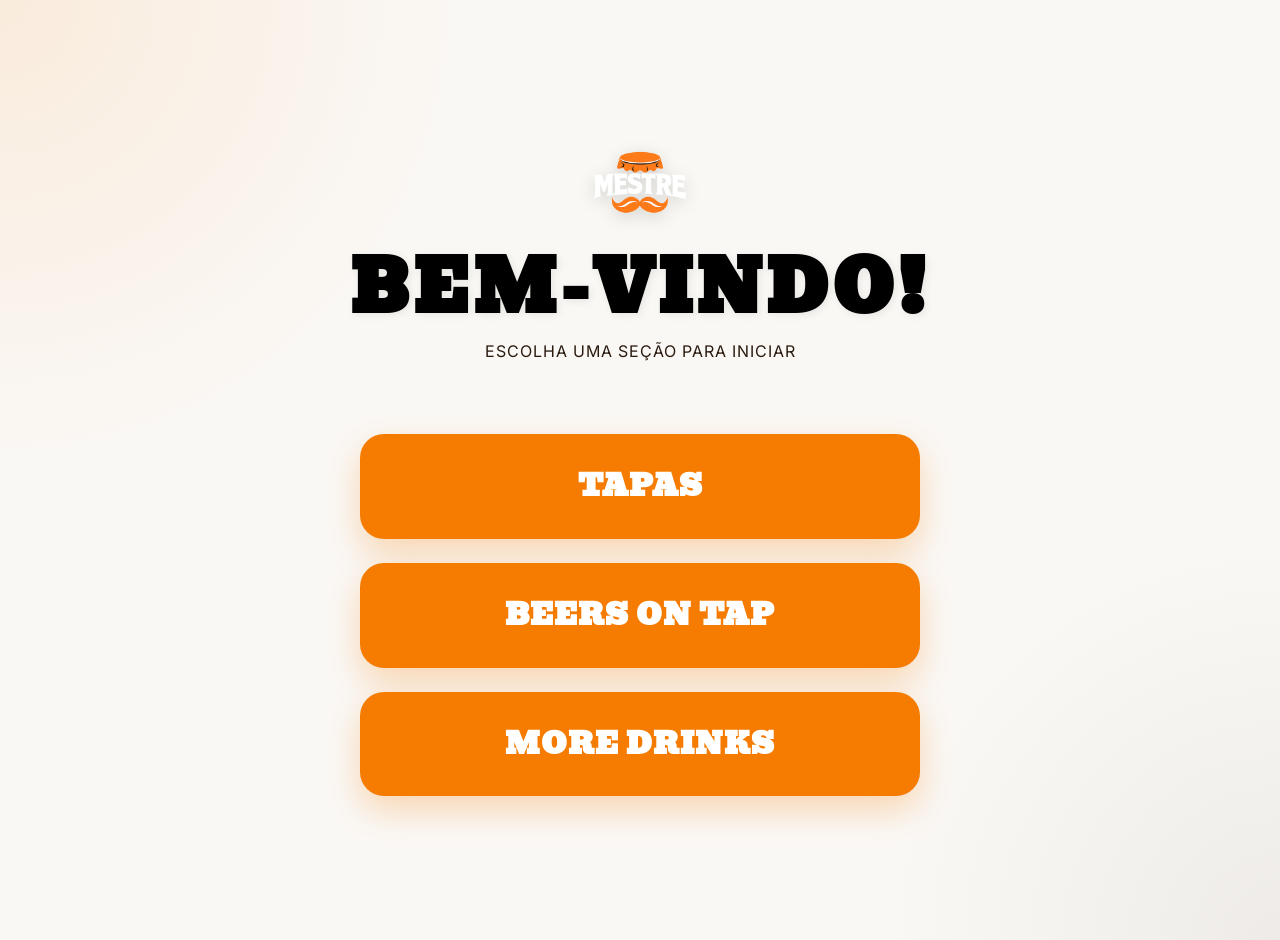
<file: index.html>
<!DOCTYPE html>
<html lang="en">
<head>
    <meta charset="UTF-8">
    <meta name="viewport" content="width=device-width, initial-scale=1.0">
    <title>MESTRE - Craft Beer Bar Menu</title>
    <link rel="icon" type="image/png" href="mestre-logo.png">
    <link rel="stylesheet" href="styles.css">
    <link href="https://fonts.googleapis.com/css2?family=Bevan&family=Inter:wght@300;400;500;600;700&display=swap" rel="stylesheet">
</head>
<body>
    <div class="container">
        <!-- Landing Page -->
        <div id="landing-page" class="landing-page">
            <header class="landing-header">
                <img src="mestre-logo.png" alt="MESTRE Logo" class="logo landing-logo">
                <h1 class="landing-title">BEM-VINDO!</h1>
                <p class="landing-subtitle">Escolha uma seção para iniciar</p>
            </header>

            <!-- Selection Boxes -->
            <div class="selection-container">
                <div class="selection-box" data-section="tapas">
                    <h2 class="selection-title">TAPAS</h2>
                </div>
                <div class="selection-box" data-section="beers">
                    <h2 class="selection-title">BEERS ON TAP</h2>
                </div>
                <div class="selection-box" data-section="drinks">
                    <h2 class="selection-title">MORE DRINKS</h2>
                </div>
            </div>
        </div>

        <!-- Menu Content (Hidden initially) -->
        <div id="menu-content" class="menu-content hidden">
            <!-- Header with Logo -->
            <header class="header">
                <div class="logo-section">
                    <img src="mestre-logo.png" alt="MESTRE Logo" class="logo">
                </div>
                <h1 class="main-title small">MENU</h1>
                <button class="back-button" id="back-button">← Back</button>
            </header>

            <!-- Menu Sections -->
            <main class="menu-content">
                <!-- Tapas Section -->
                <section class="menu-section" id="tapas-section">
                    <div class="section-header">
                        <h2 class="section-title">Tapas</h2>
                        <div class="section-divider"></div>
                    </div>
                    <div class="items-grid">
                        <div class="menu-item">
                            <h3 class="item-name">Olives</h3>
                            <p class="item-description">Marinated olives, perfect for sharing with a cold beer.</p>
                            <div class="item-price">€3</div>
                        </div>
                        <div class="menu-item">
                            <h3 class="item-name">Empanadas</h3>
                            <p class="item-description">Crispy pastry pockets filled with your choice of chicken, pork, or cheese, served with Mestre Sauce.</p>
                            <div class="item-price">1 un · €2.50 &nbsp;|&nbsp; 3 un · €6 &nbsp;|&nbsp; 5 un · €10</div>
                        </div>
                        <div class="menu-item">
                            <h3 class="item-name">Patacones</h3>
                            <p class="item-description">Golden crispy green plantain bites topped with cheese and served with Mestre Sauce.</p>
                            <div class="item-price">€6.00</div>
                        </div>
                        <div class="menu-item">
                            <h3 class="item-name">Crinkle Fries</h3>
                            <p class="item-description">Crispy crinkle-cut fries, perfectly seasoned and served with Mestre Sauce.</p>
                            <div class="item-price">€4</div>
                        </div>
                        <div class="menu-item">
                            <h3 class="item-name">Yucas Fritas</h3>
                            <p class="item-description">Golden fried cassava sticks, crispy on the outside and soft inside, served with Mestre Sauce.</p>
                            <div class="item-price">€5</div>
                        </div>
                    </div>
                </section>

                <!-- Beers on Tap Section -->
                <section class="menu-section" id="beers-section">
                    <div class="section-header">
                        <h2 class="section-title">Beers on Tap</h2>
                        <div class="section-divider"></div>
                    </div>
                    <div id="beers-container" class="items-grid">
                        <div class="loading-placeholder">Loading beers...</div>
                    </div>
                </section>

                <!-- More Drinks Section -->
                <section class="menu-section" id="drinks-section">
                    <div class="section-header">
                        <h2 class="section-title">More Drinks</h2>
                        <div class="section-divider"></div>
                    </div>
                    <div class="items-grid">
                        <div class="menu-item">
                            <h3 class="item-name">White Wine</h3>
                            <p class="item-description">Glass of house white wine</p>
                            <div class="item-price">€3.50</div>
                        </div>
                        <div class="menu-item">
                            <h3 class="item-name">Red Wine</h3>
                            <p class="item-description">Glass of house red wine</p>
                            <div class="item-price">€3.50</div>
                        </div>
                        <div class="menu-item">
                            <h3 class="item-name">Moscow Mule</h3>
                            <p class="item-description">Vodka, Ginger Beer &amp; Angostura bitters</p>
                            <div class="item-price">€8</div>
                        </div>
                        <div class="menu-item">
                            <h3 class="item-name">Gin &amp; Tonic</h3>
                            <p class="item-description">Gin &amp; Mediterranean Tonic</p>
                            <div class="item-price">€8</div>
                        </div>
                        <div class="menu-item">
                            <h3 class="item-name">Whisky Ginger</h3>
                            <p class="item-description">Whisky &amp; Ginger Beer</p>
                            <div class="item-price">€8</div>
                        </div>
                        <div class="menu-item">
                            <h3 class="item-name">Whisky Cola</h3>
                            <p class="item-description">Whisky &amp; Cola</p>
                            <div class="item-price">€8</div>
                        </div>
                        <div class="menu-item">
                            <h3 class="item-name">Paloma</h3>
                            <p class="item-description">Tequila &amp; Grapefruit Soda</p>
                            <div class="item-price">€9</div>
                        </div>
                        <div class="menu-item">
                            <h3 class="item-name">Dark N Stormy</h3>
                            <p class="item-description">Dark Rum, Ginger Beer &amp; Angostura bitters</p>
                            <div class="item-price">€10</div>
                        </div>
                        <div class="menu-item">
                            <h3 class="item-name">Pineapple Express</h3>
                            <p class="item-description">Rum &amp; Pineapple Soda</p>
                            <div class="item-price">€10</div>
                        </div>
                    </div>
                </section>

            </main>

            <!-- Footer -->
            <footer class="footer">
                <p>&copy; 2026 MESTRE Craft Beer Bar. All rights reserved.</p>
            </footer>
        </div>
    </div>

    <script src="script.js"></script>
</body>
</html>
</file>
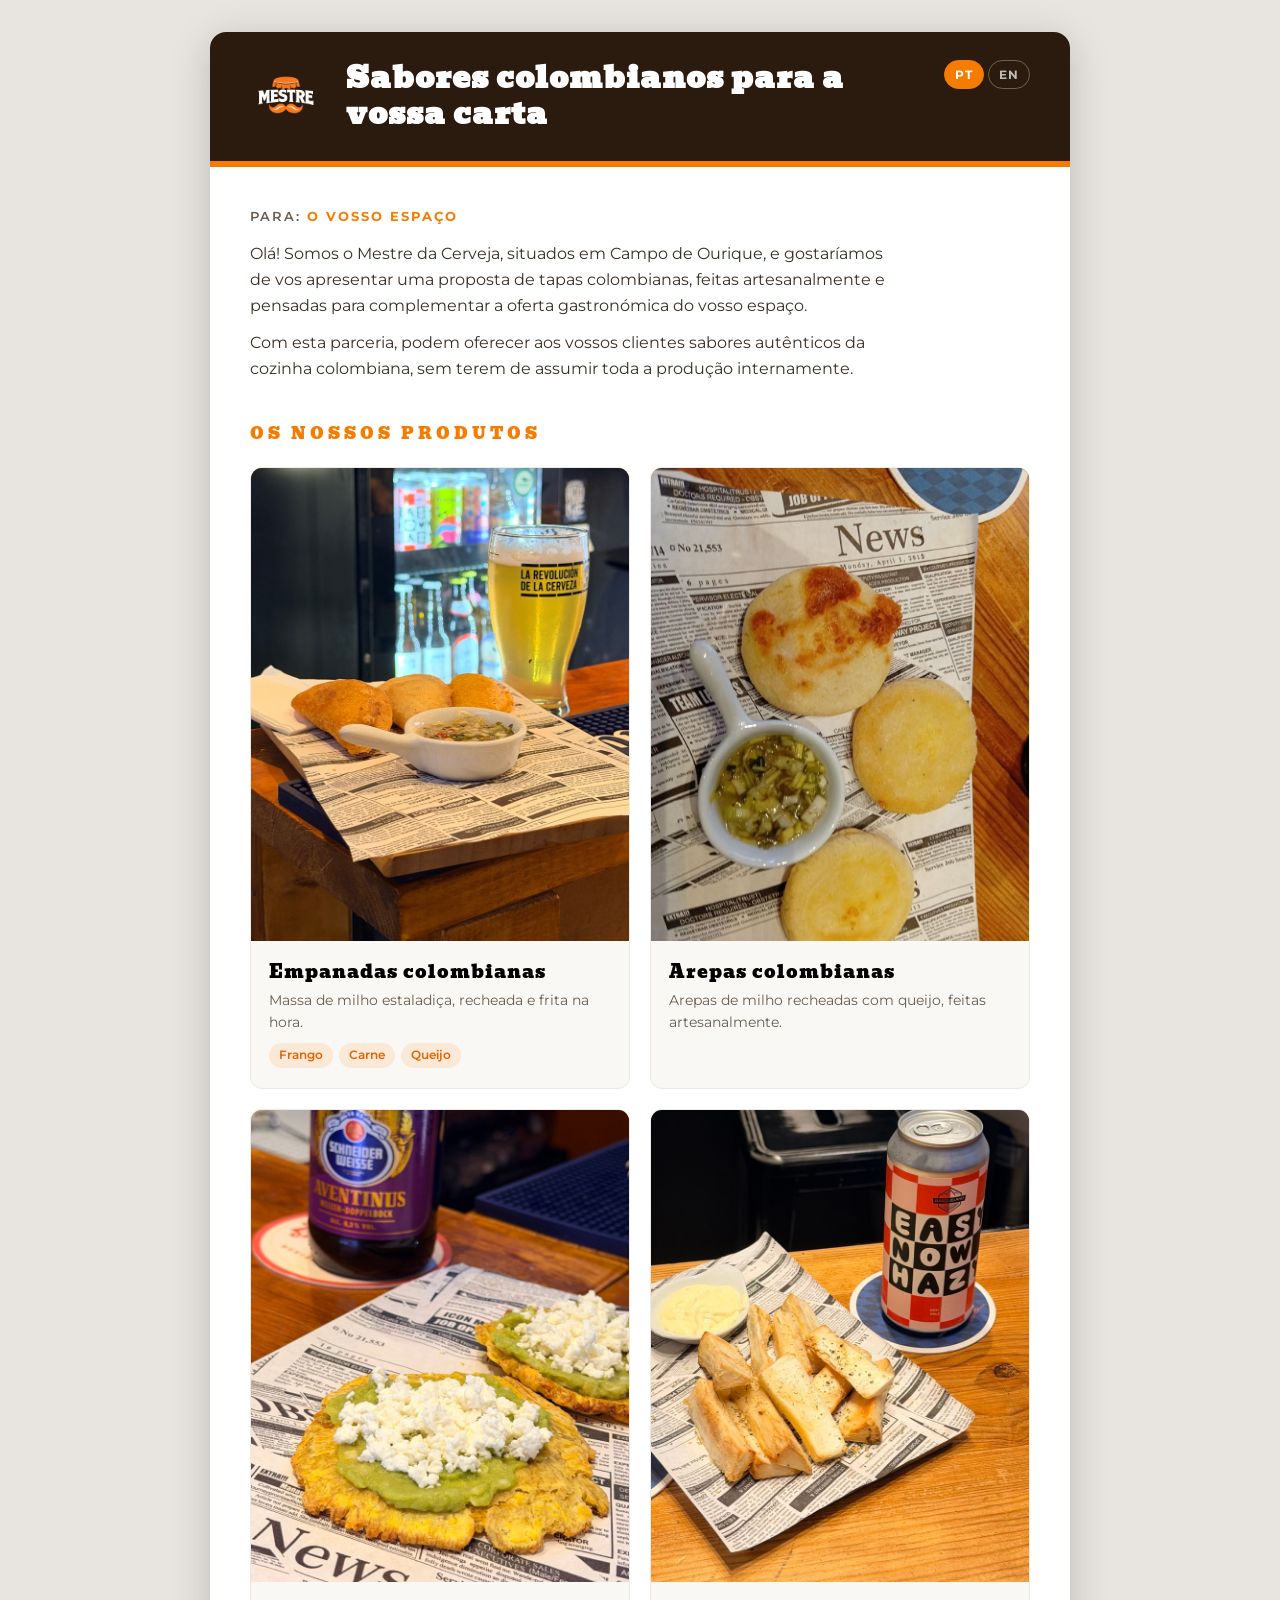
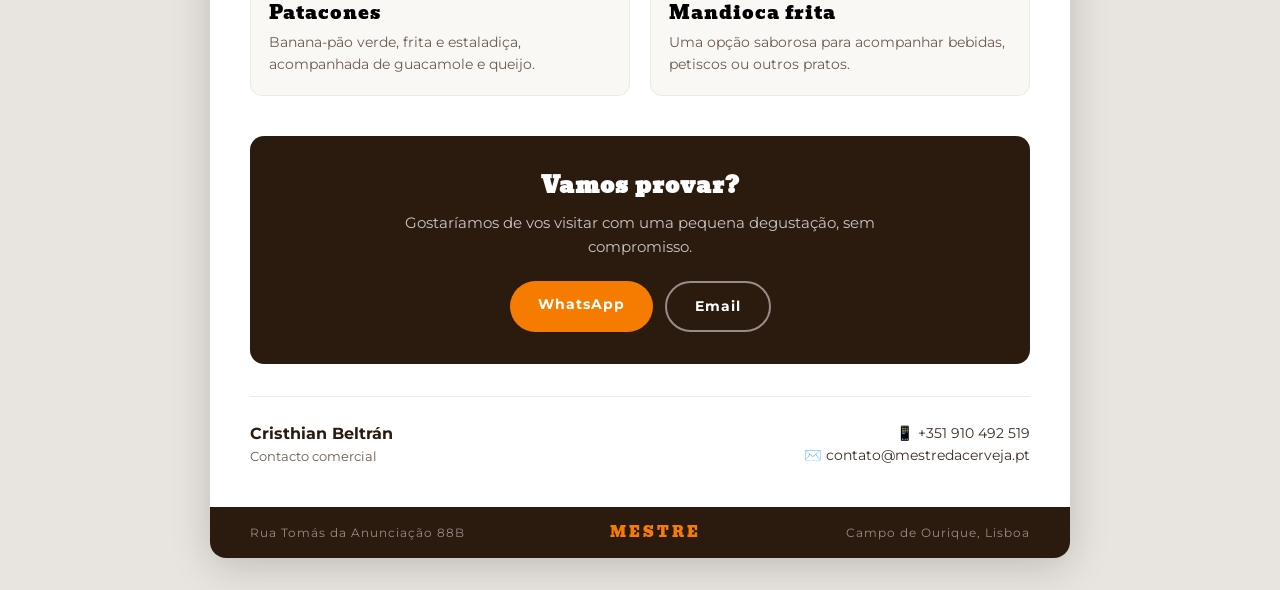
<file: proposta/index.html>
<!DOCTYPE html>
<html lang="pt">
<head>
    <meta charset="UTF-8">
    <meta name="viewport" content="width=device-width, initial-scale=1.0">
    <meta name="robots" content="noindex">
    <title>Mestre da Cerveja – Proposta de Tapas</title>
    <link rel="icon" href="../mestre-logo.png">
    <link href="https://fonts.googleapis.com/css2?family=Bevan&family=Montserrat:wght@400;500;600;700&display=swap" rel="stylesheet">
    <style>
        /* ── Reset ── */
        *, *::before, *::after { margin: 0; padding: 0; box-sizing: border-box; }

        /* ── Variables (MESTRE brand) ── */
        :root {
            --orange: #F57C00;
            --orange-dark: #e06500;
            --black: #000000;
            --white: #FFFFFF;
            --dark-brown: #2B1B0F;
            --light-bg: #faf8f5;
            --text: #3b2e24;
            --muted: #6b5c4e;
            --line: #ede9e4;
        }

        body {
            font-family: 'Montserrat', sans-serif;
            background: #e8e4df;
            color: var(--text);
            line-height: 1.6;
            padding: 32px 16px;
        }

        .page {
            max-width: 860px;
            margin: 0 auto;
            background: var(--white);
            box-shadow: 0 8px 40px rgba(0,0,0,0.18);
            border-radius: 16px;
            overflow: hidden;
        }

        /* ── Header ── */
        .page-header {
            background: var(--dark-brown);
            padding: 28px 40px;
            display: flex;
            align-items: center;
            gap: 24px;
        }
        .page-header img { width: 72px; height: auto; flex-shrink: 0; }
        .header-text { flex: 1; }
        .header-text h1 {
            font-family: 'Bevan', serif;
            font-size: 1.9rem;
            color: var(--white);
            letter-spacing: 1px;
            line-height: 1.2;
        }
        .header-text p {
            font-size: 0.72rem;
            color: var(--orange);
            letter-spacing: 3px;
            text-transform: uppercase;
            margin-top: 6px;
            font-weight: 600;
        }

        /* ── Language toggle ── */
        .lang-toggle { display: flex; gap: 4px; align-self: flex-start; }
        .lang-toggle button {
            font-family: 'Montserrat', sans-serif;
            font-weight: 700;
            font-size: 0.75rem;
            letter-spacing: 1px;
            padding: 6px 10px;
            border: 1px solid rgba(255,255,255,0.3);
            background: transparent;
            color: rgba(255,255,255,0.7);
            border-radius: 999px;
            cursor: pointer;
        }
        .lang-toggle button.active { background: var(--orange); border-color: var(--orange); color: var(--white); }

        .divider { height: 6px; background: var(--orange); }

        /* ── Body ── */
        .page-body { padding: 40px; }

        .recipient {
            font-size: 0.8rem;
            font-weight: 600;
            letter-spacing: 2px;
            text-transform: uppercase;
            color: var(--muted);
        }
        .recipient strong { color: var(--orange); }

        .recipient + .intro { margin-top: 14px; }

        .intro { font-size: 1rem; max-width: 640px; }
        .intro p + p { margin-top: 12px; }

        .section-label {
            font-family: 'Bevan', serif;
            font-size: 1rem;
            color: var(--orange);
            letter-spacing: 4px;
            text-transform: uppercase;
            margin: 40px 0 20px;
        }

        /* ── Product grid ── */
        .products {
            display: grid;
            grid-template-columns: repeat(2, 1fr);
            gap: 20px;
        }
        .product {
            border: 1px solid var(--line);
            border-radius: 12px;
            overflow: hidden;
            background: var(--light-bg);
            display: flex;
            flex-direction: column;
        }
        .product-photo {
            position: relative;
            aspect-ratio: 4 / 5;
            background: linear-gradient(135deg, var(--orange), var(--dark-brown));
        }
        .product-photo img {
            position: absolute;
            inset: 0;
            width: 100%;
            height: 100%;
            object-fit: cover;
            object-position: center 75%; /* phone photos: the plate sits low in the frame */
            display: block;
        }
        /* Branded fallback when a photo is missing */
        .product-photo .fallback {
            position: absolute;
            inset: 0;
            display: none;
            align-items: center;
            justify-content: center;
            font-size: 4rem;
        }
        .product-photo.no-img img { display: none; }
        .product-photo.no-img .fallback { display: flex; }

        .product-info { padding: 16px 18px 20px; }
        .product-name {
            font-family: 'Bevan', serif;
            font-size: 1.15rem;
            color: var(--black);
            letter-spacing: 1px;
        }
        .product-desc { font-size: 0.85rem; color: var(--muted); margin-top: 4px; }
        .tags { display: flex; flex-wrap: wrap; gap: 6px; margin-top: 10px; }
        .tag {
            font-size: 0.72rem;
            font-weight: 600;
            padding: 3px 10px;
            border-radius: 999px;
            background: rgba(245,124,0,0.12);
            color: var(--orange-dark);
        }

        /* ── CTA ── */
        .cta {
            margin-top: 40px;
            padding: 32px;
            background: var(--dark-brown);
            border-radius: 14px;
            color: var(--white);
            text-align: center;
        }
        .cta h2 { font-family: 'Bevan', serif; font-size: 1.4rem; letter-spacing: 1px; }
        .cta p { color: rgba(255,255,255,0.75); margin: 8px auto 22px; max-width: 520px; font-size: 0.92rem; }
        .cta-buttons { display: flex; gap: 12px; justify-content: center; flex-wrap: wrap; }
        .btn {
            display: inline-block;
            padding: 12px 28px;
            border-radius: 999px;
            font-weight: 700;
            font-size: 0.9rem;
            letter-spacing: 1px;
            text-decoration: none;
            transition: background 0.2s;
        }
        .btn-primary { background: var(--orange); color: var(--white); }
        .btn-primary:hover { background: var(--orange-dark); }
        .btn-outline { border: 2px solid rgba(255,255,255,0.5); color: var(--white); }
        .btn-outline:hover { background: rgba(255,255,255,0.1); }

        /* ── Contact card ── */
        .contact {
            margin-top: 32px;
            display: flex;
            align-items: center;
            gap: 18px;
            padding-top: 24px;
            border-top: 1px solid var(--line);
        }
        .contact-name { font-weight: 700; color: var(--dark-brown); }
        .contact-role { font-size: 0.8rem; color: var(--muted); }
        .contact-lines { margin-left: auto; text-align: right; font-size: 0.88rem; }
        .contact-lines a { color: var(--text); text-decoration: none; display: block; }
        .contact-lines a:hover { color: var(--orange); }

        /* ── Footer ── */
        .page-footer {
            background: var(--dark-brown);
            padding: 14px 40px;
            display: flex;
            justify-content: space-between;
            align-items: center;
            gap: 12px;
        }
        .page-footer p { font-size: 0.72rem; color: rgba(255,255,255,0.5); letter-spacing: 1px; }
        .footer-brand { font-family: 'Bevan', serif; font-size: 0.9rem; color: var(--orange); letter-spacing: 3px; }

        /* ── Phones ── */
        @media (max-width: 640px) {
            body { padding: 0; }
            .page { border-radius: 0; box-shadow: none; }
            .page-header { padding: 20px 16px; gap: 14px; }
            .page-header img { width: 52px; }
            .header-text h1 { font-size: 1.3rem; letter-spacing: 0.5px; }
            .page-body { padding: 28px 16px; }
            .products { grid-template-columns: 1fr; }
            .cta { padding: 24px 16px; }
            .contact { flex-direction: column; align-items: flex-start; }
            .contact-lines { margin-left: 0; text-align: left; }
            .page-footer { padding: 14px 16px; flex-wrap: wrap; }
        }

        /* ── Print / save as PDF ── */
        @media print {
            @page { size: A4; margin: 0; }
            html { font-size: 13px; }
            body { background: none; padding: 0; line-height: 1.45; }
            .page-header { padding: 18px 32px; }
            .product-photo { aspect-ratio: 1 / 1; }
            .page { max-width: none; box-shadow: none; border-radius: 0; }
            .lang-toggle, .cta-buttons { display: none; }
            .page-body { padding: 24px 32px; }
            .section-label { margin: 22px 0 12px; }
            .products { grid-template-columns: repeat(4, 1fr); gap: 10px; }
            .product-info { padding: 10px; }
            .product-name { font-size: 0.95rem; }
            .product-desc { font-size: 0.75rem; }
            .cta { margin-top: 22px; padding: 18px; }
            .cta p { margin-bottom: 0; }
            .contact { margin-top: 18px; padding-top: 14px; }
            * { -webkit-print-color-adjust: exact; print-color-adjust: exact; }
        }
    </style>
</head>
<body>

    <div class="page">

        <header class="page-header">
            <img src="../mestre-logo.png" alt="MESTRE">
            <div class="header-text">
                <h1 data-i18n="title">Sabores colombianos para a vossa carta</h1>
            </div>
            <div class="lang-toggle">
                <button type="button" data-lang="pt">PT</button>
                <button type="button" data-lang="en">EN</button>
            </div>
        </header>

        <div class="divider"></div>

        <main class="page-body">
            <div class="recipient"><span data-i18n="to">Para</span>: <strong data-bar></strong></div>

            <div class="intro">
                <p data-i18n="intro1"></p>
                <p data-i18n="intro2"></p>
            </div>

            <div class="section-label" data-i18n="productsLabel">Os nossos produtos</div>

            <div class="products">
                <article class="product">
                    <div class="product-photo">
                        <img src="img/empanadas.jpg" alt="Empanadas" loading="lazy">
                        <span class="fallback">🥟</span>
                    </div>
                    <div class="product-info">
                        <div class="product-name" data-i18n="empanadasName">Empanadas colombianas</div>
                        <div class="product-desc" data-i18n="empanadasDesc"></div>
                        <div class="tags">
                            <span class="tag" data-i18n="chicken">Frango</span>
                            <span class="tag" data-i18n="beef">Carne</span>
                            <span class="tag" data-i18n="cheese">Queijo</span>
                        </div>
                    </div>
                </article>

                <article class="product">
                    <div class="product-photo">
                        <img src="img/arepas.jpg" alt="Arepas" loading="lazy" style="object-position: center">
                        <span class="fallback">🫓</span>
                    </div>
                    <div class="product-info">
                        <div class="product-name" data-i18n="arepasName">Arepas colombianas</div>
                        <div class="product-desc" data-i18n="arepasDesc"></div>
                    </div>
                </article>

                <article class="product">
                    <div class="product-photo">
                        <img src="img/patacones.jpg" alt="Patacones" loading="lazy">
                        <span class="fallback">🍌</span>
                    </div>
                    <div class="product-info">
                        <div class="product-name">Patacones</div>
                        <div class="product-desc" data-i18n="pataconesDesc"></div>
                    </div>
                </article>

                <article class="product">
                    <div class="product-photo">
                        <img src="img/yuca.jpg" alt="Mandioca frita" loading="lazy">
                        <span class="fallback">🍠</span>
                    </div>
                    <div class="product-info">
                        <div class="product-name" data-i18n="yucaName">Yuca frita</div>
                        <div class="product-desc" data-i18n="yucaDesc"></div>
                    </div>
                </article>
            </div>

            <section class="cta">
                <h2 data-i18n="ctaTitle"></h2>
                <p data-i18n="ctaText"></p>
                <div class="cta-buttons">
                    <a class="btn btn-primary" id="wa-link" href="https://wa.me/351910492519" target="_blank" rel="noopener">WhatsApp</a>
                    <a class="btn btn-outline" id="mail-link" href="mailto:contato@mestredacerveja.pt">Email</a>
                </div>
            </section>

            <div class="contact">
                <div>
                    <div class="contact-name">Cristhian Beltrán</div>
                    <div class="contact-role" data-i18n="role">Contacto comercial</div>
                </div>
                <div class="contact-lines">
                    <a href="tel:+351910492519">📱 +351 910 492 519</a>
                    <a href="mailto:contato@mestredacerveja.pt">✉️ contato@mestredacerveja.pt</a>
                </div>
            </div>
        </main>

        <footer class="page-footer">
            <p>Rua Tomás da Anunciação 88B</p>
            <span class="footer-brand">MESTRE</span>
            <p>Campo de Ourique, Lisboa</p>
        </footer>

    </div>

    <script>
        const TEXT = {
            pt: {
                pageTitle: 'Mestre da Cerveja – Proposta de Tapas',
                to: 'Para',
                fallbackBar: 'o vosso espaço',
                title: 'Sabores colombianos para a vossa carta',
                intro1: 'Olá! Somos o Mestre da Cerveja, situados em Campo de Ourique, e gostaríamos de vos apresentar uma proposta de tapas colombianas, feitas artesanalmente e pensadas para complementar a oferta gastronómica do vosso espaço.',
                intro2: 'Com esta parceria, podem oferecer aos vossos clientes sabores autênticos da cozinha colombiana, sem terem de assumir toda a produção internamente.',
                productsLabel: 'Os nossos produtos',
                empanadasName: 'Empanadas colombianas',
                empanadasDesc: 'Massa de milho estaladiça, recheada e frita na hora.',
                chicken: 'Frango',
                beef: 'Carne',
                cheese: 'Queijo',
                arepasName: 'Arepas colombianas',
                arepasDesc: 'Arepas de milho recheadas com queijo, feitas artesanalmente.',
                pataconesDesc: 'Banana-pão verde, frita e estaladiça, acompanhada de guacamole e queijo.',
                yucaName: 'Mandioca frita',
                yucaDesc: 'Uma opção saborosa para acompanhar bebidas, petiscos ou outros pratos.',
                ctaTitle: 'Vamos provar?',
                ctaText: 'Gostaríamos de vos visitar com uma pequena degustação, sem compromisso.',
                role: 'Contacto comercial',
                waText: bar => `Olá Cristhian! Vimos a proposta de tapas do Mestre da Cerveja${bar ? ' para ' + bar : ''} e gostaríamos de marcar uma degustação.`,
                mailSubject: bar => `Degustação de tapas colombianas${bar ? ' – ' + bar : ''}`,
            },
            en: {
                pageTitle: 'Mestre da Cerveja – Tapas Proposal',
                to: 'For',
                fallbackBar: 'your venue',
                title: 'Colombian flavours for your menu',
                intro1: 'Hello! We are Mestre da Cerveja, based in Campo de Ourique, and we would like to present a selection of handmade Colombian tapas, designed to complement the food offer at your venue.',
                intro2: 'Through this partnership, you can offer your guests authentic Colombian flavours without having to take on all the production in-house.',
                productsLabel: 'Our products',
                empanadasName: 'Colombian empanadas',
                empanadasDesc: 'Crispy corn pastry, filled and freshly fried.',
                chicken: 'Chicken',
                beef: 'Beef',
                cheese: 'Cheese',
                arepasName: 'Colombian arepas',
                arepasDesc: 'Handmade corn arepas filled with cheese.',
                pataconesDesc: 'Crispy fried green plantain, served with guacamole and cheese.',
                yucaName: 'Fried cassava',
                yucaDesc: 'A tasty option to pair with drinks, tapas or other dishes.',
                ctaTitle: 'Shall we have a taste?',
                ctaText: 'We would love to visit you with a small, no-obligation tasting.',
                role: 'Sales contact',
                waText: bar => `Hi Cristhian! We saw the Mestre da Cerveja tapas proposal${bar ? ' for ' + bar : ''} and would like to book a tasting.`,
                mailSubject: bar => `Colombian tapas tasting${bar ? ' – ' + bar : ''}`,
            },
        };

        const params = new URLSearchParams(location.search);
        const bar = (params.get('bar') || '').trim().slice(0, 80);

        function render(lang) {
            const t = TEXT[lang];
            document.documentElement.lang = lang;
            document.title = bar ? `${t.pageTitle} · ${bar}` : t.pageTitle;

            // textContent keeps any ?bar= input as plain text
            document.querySelectorAll('[data-i18n]').forEach(el => {
                el.textContent = t[el.dataset.i18n];
            });
            document.querySelectorAll('[data-bar]').forEach(el => {
                el.textContent = bar || t.fallbackBar;
            });
            document.querySelectorAll('[data-lang]').forEach(btn => {
                btn.classList.toggle('active', btn.dataset.lang === lang);
            });

            document.getElementById('wa-link').href =
                'https://wa.me/351910492519?text=' + encodeURIComponent(t.waText(bar));
            document.getElementById('mail-link').href =
                'mailto:contato@mestredacerveja.pt?subject=' + encodeURIComponent(t.mailSubject(bar));

            const url = new URL(location.href);
            url.searchParams.set('lang', lang);
            history.replaceState(null, '', url);
        }

        document.querySelectorAll('[data-lang]').forEach(btn => {
            btn.addEventListener('click', () => render(btn.dataset.lang));
        });

        // Show branded fallback for any missing photo
        document.querySelectorAll('.product-photo img').forEach(img => {
            const markMissing = () => img.parentElement.classList.add('no-img');
            img.addEventListener('error', markMissing);
            if (img.complete && img.naturalWidth === 0) markMissing();
        });

        render(params.get('lang') === 'en' ? 'en' : 'pt');
    </script>

</body>
</html>
</file>
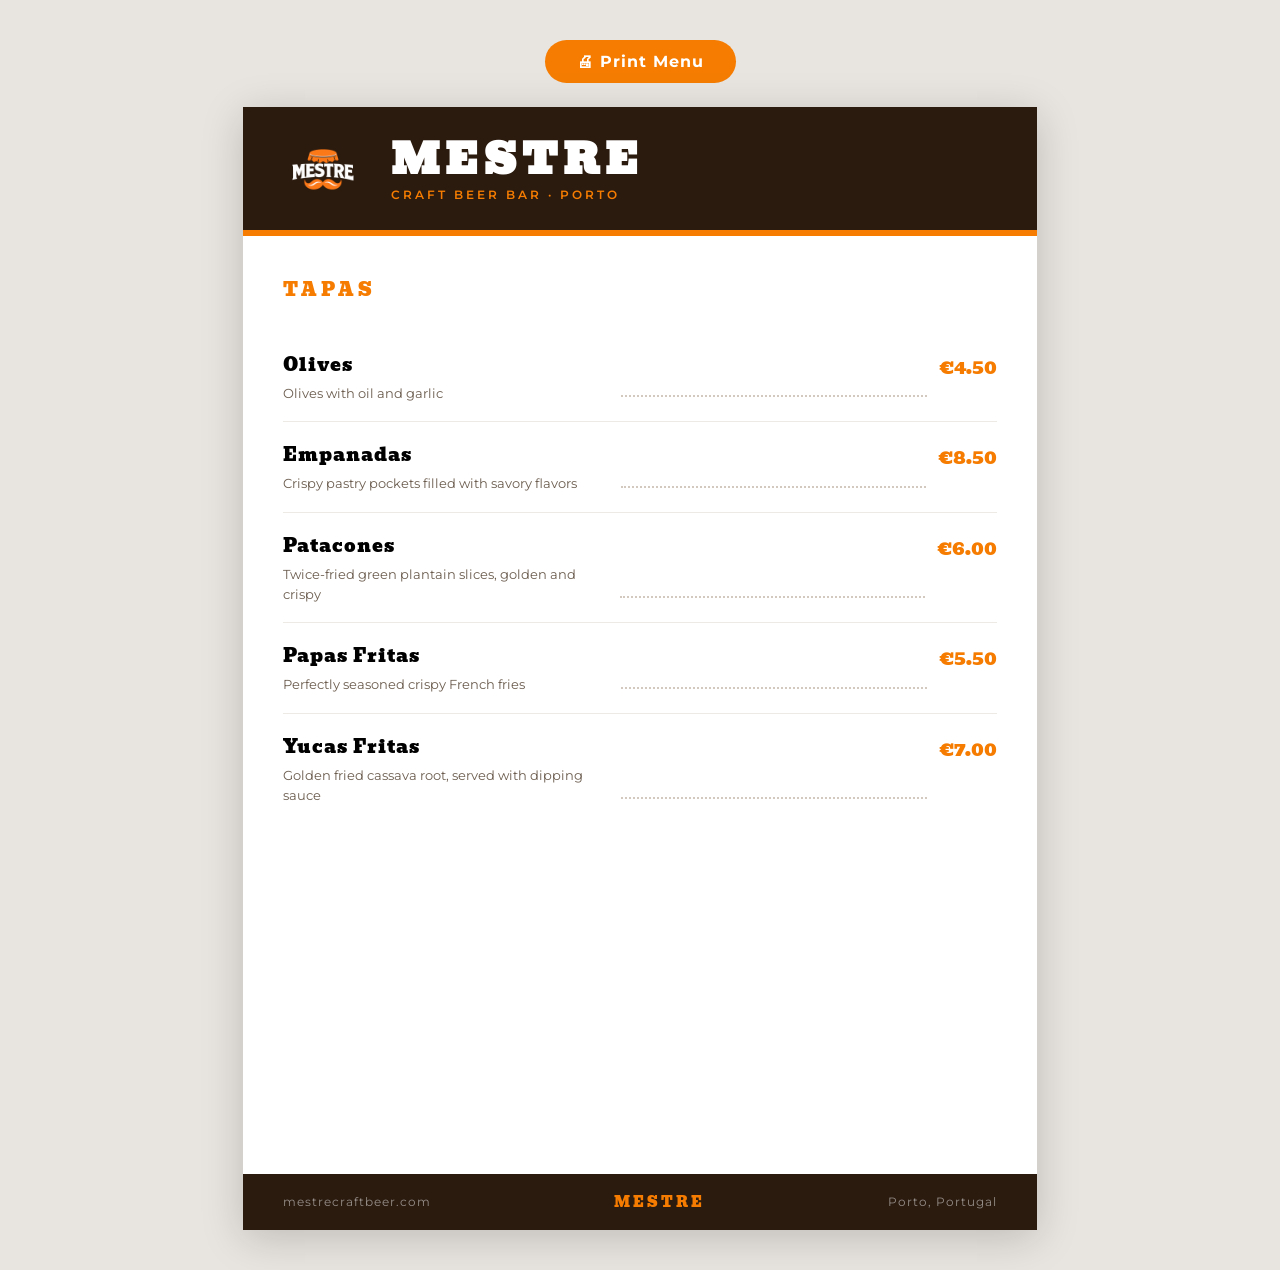
<file: tapas-print.html>
<!DOCTYPE html>
<html lang="pt">
<head>
    <meta charset="UTF-8">
    <meta name="viewport" content="width=device-width, initial-scale=1.0">
    <title>MESTRE – Tapas Menu</title>
    <link href="https://fonts.googleapis.com/css2?family=Bevan&family=Montserrat:wght@400;500;600;700&display=swap" rel="stylesheet">
    <style>
        /* ── Reset ── */
        *, *::before, *::after { margin: 0; padding: 0; box-sizing: border-box; }

        /* ── Variables ── */
        :root {
            --orange: #F57C00;
            --black: #000000;
            --white: #FFFFFF;
            --dark-brown: #2B1B0F;
            --light-bg: #faf8f5;
        }

        /* ── Page / Screen wrapper ── */
        body {
            font-family: 'Montserrat', sans-serif;
            background: #e8e4df;
            display: flex;
            flex-direction: column;
            align-items: center;
            padding: 40px 20px;
            min-height: 100vh;
        }

        /* ── Print button (screen only) ── */
        .print-btn {
            margin-bottom: 24px;
            padding: 12px 32px;
            background: var(--orange);
            color: var(--white);
            border: none;
            border-radius: 999px;
            font-family: 'Montserrat', sans-serif;
            font-size: 1rem;
            font-weight: 700;
            letter-spacing: 1px;
            cursor: pointer;
            transition: background 0.2s;
        }
        .print-btn:hover { background: #e06500; }

        /* ── A4 page ── */
        .page {
            width: 210mm;
            min-height: 297mm;
            background: var(--white);
            box-shadow: 0 8px 40px rgba(0,0,0,0.18);
            display: flex;
            flex-direction: column;
            overflow: hidden;
        }

        /* ── Header ── */
        .page-header {
            background: var(--dark-brown);
            padding: 32px 40px 28px;
            display: flex;
            align-items: center;
            gap: 28px;
        }

        .page-header img {
            width: 80px;
            height: auto;
            flex-shrink: 0;
        }

        .header-text h1 {
            font-family: 'Bevan', serif;
            font-size: 2.6rem;
            color: var(--white);
            letter-spacing: 6px;
            line-height: 1;
        }

        .header-text p {
            font-size: 0.75rem;
            color: var(--orange);
            letter-spacing: 3px;
            text-transform: uppercase;
            margin-top: 6px;
            font-weight: 600;
        }

        /* ── Orange divider ── */
        .divider {
            height: 6px;
            background: var(--orange);
        }

        /* ── Body ── */
        .page-body {
            flex: 1;
            padding: 40px 40px 32px;
        }

        .section-label {
            font-family: 'Bevan', serif;
            font-size: 1.1rem;
            color: var(--orange);
            letter-spacing: 4px;
            text-transform: uppercase;
            margin-bottom: 28px;
        }

        /* ── Items ── */
        .items-list {
            display: flex;
            flex-direction: column;
            gap: 0;
        }

        .menu-item {
            display: flex;
            justify-content: space-between;
            align-items: flex-start;
            padding: 18px 0;
            border-bottom: 1px solid #ede9e4;
        }

        .menu-item:last-child { border-bottom: none; }

        .item-left { flex: 1; padding-right: 20px; }

        .item-name {
            font-family: 'Bevan', serif;
            font-size: 1.15rem;
            color: var(--black);
            letter-spacing: 1px;
            margin-bottom: 5px;
        }

        .item-description {
            font-size: 0.82rem;
            color: #6b5c4e;
            line-height: 1.5;
            font-weight: 400;
        }

        .item-price {
            font-family: 'Bevan', serif;
            font-size: 1.2rem;
            color: var(--orange);
            white-space: nowrap;
            padding-top: 2px;
        }

        /* ── Dot leaders ── */
        .item-dots {
            flex: 1;
            border-bottom: 2px dotted #d4c9be;
            margin: 0 12px;
            margin-bottom: 6px;
            align-self: flex-end;
        }

        /* ── Footer ── */
        .page-footer {
            background: var(--dark-brown);
            padding: 16px 40px;
            display: flex;
            justify-content: space-between;
            align-items: center;
        }

        .page-footer p {
            font-size: 0.72rem;
            color: rgba(255,255,255,0.5);
            letter-spacing: 1px;
        }

        .footer-brand {
            font-family: 'Bevan', serif;
            font-size: 0.9rem;
            color: var(--orange);
            letter-spacing: 3px;
        }

        /* ── Print styles ── */
        @media print {
            @page {
                size: A4;
                margin: 0;
            }

            body {
                background: none;
                padding: 0;
                display: block;
            }

            .print-btn { display: none; }

            .page {
                width: 100%;
                min-height: 100vh;
                box-shadow: none;
            }
        }
    </style>
</head>
<body>

    <button class="print-btn" onclick="window.print()">🖨 Print Menu</button>

    <div class="page">

        <header class="page-header">
            <img src="mestre-logo.png" alt="MESTRE Logo">
            <div class="header-text">
                <h1>MESTRE</h1>
                <p>Craft Beer Bar · Porto</p>
            </div>
        </header>

        <div class="divider"></div>

        <main class="page-body">
            <div class="section-label">Tapas</div>

            <div class="items-list">

                <div class="menu-item">
                    <div class="item-left">
                        <div class="item-name">Olives</div>
                        <div class="item-description">Olives with oil and garlic</div>
                    </div>
                    <div class="item-dots"></div>
                    <div class="item-price">€4.50</div>
                </div>

                <div class="menu-item">
                    <div class="item-left">
                        <div class="item-name">Empanadas</div>
                        <div class="item-description">Crispy pastry pockets filled with savory flavors</div>
                    </div>
                    <div class="item-dots"></div>
                    <div class="item-price">€8.50</div>
                </div>

                <div class="menu-item">
                    <div class="item-left">
                        <div class="item-name">Patacones</div>
                        <div class="item-description">Twice-fried green plantain slices, golden and crispy</div>
                    </div>
                    <div class="item-dots"></div>
                    <div class="item-price">€6.00</div>
                </div>

                <div class="menu-item">
                    <div class="item-left">
                        <div class="item-name">Papas Fritas</div>
                        <div class="item-description">Perfectly seasoned crispy French fries</div>
                    </div>
                    <div class="item-dots"></div>
                    <div class="item-price">€5.50</div>
                </div>

                <div class="menu-item">
                    <div class="item-left">
                        <div class="item-name">Yucas Fritas</div>
                        <div class="item-description">Golden fried cassava root, served with dipping sauce</div>
                    </div>
                    <div class="item-dots"></div>
                    <div class="item-price">€7.00</div>
                </div>

            </div>
        </main>

        <footer class="page-footer">
            <p>mestrecraftbeer.com</p>
            <span class="footer-brand">MESTRE</span>
            <p>Porto, Portugal</p>
        </footer>

    </div>

</body>
</html>
</file>
<file: styles.css>
/* ================================
   MESTRE Brand Guidelines Colors
   ================================ */
:root {
    --primary-orange: #F57C00;
    --black: #000000;
    --white: #FFFFFF;
    --dark-brown: #2B1B0F;
    --light-gray: #f5f5f5;
    --dark-gray: #333;
    --text-gray: #666;
}

/* ================================
   Global Styles
   ================================ */
* {
    margin: 0;
    padding: 0;
    box-sizing: border-box;
}

body {
    font-family: 'Inter', sans-serif;
    background: radial-gradient(circle at top left, rgba(245, 124, 0, 0.10), transparent 30%),
                radial-gradient(circle at bottom right, rgba(43, 27, 15, 0.06), transparent 25%),
                #faf8f5;
    color: var(--dark-gray);
    line-height: 1.6;
    min-height: 100vh;
}

/* ================================
   Container & Layout
   ================================ */
.container {
    max-width: 980px;
    margin: 0 auto;
    padding: 20px;
}

/* ================================
   Header & Logo
   ================================ */
.header {
    text-align: center;
    margin-bottom: 60px;
    padding: 30px 20px;
    background: var(--dark-brown);
    border-radius: 20px;
    box-shadow: 0 12px 35px rgba(43, 27, 15, 0.25);
    position: relative;
}

.logo {
    max-width: 150px;
    height: auto;
    filter: drop-shadow(0 4px 8px rgba(0, 0, 0, 0.15));
    background: transparent;
    object-fit: contain;
}

.main-title {
    font-family: 'Bevan', serif;
    font-size: 3rem;
    color: var(--black);
    font-weight: 900;
    letter-spacing: 5px;
    margin: 15px 0 5px;
    text-shadow: 1px 1px 2px rgba(0, 0, 0, 0.12);
}

.main-title.small {
    font-size: 2rem;
    margin: 10px 0 5px;
    color: var(--white);
}

.landing-header {
    text-align: center;
    margin-bottom: 50px;
    width: 100%;
}

.landing-logo {
    max-width: 120px;
    margin-bottom: 20px;
}

.landing-title {
    font-family: 'Bevan', serif;
    font-size: clamp(3rem, 7vw, 4.5rem);
    color: var(--black);
    margin-bottom: 12px;
    letter-spacing: 4px;
    line-height: 1.05;
    text-transform: uppercase;
    text-shadow: 2px 2px 8px rgba(0, 0, 0, 0.08);
}

.landing-subtitle {
    font-size: 1rem;
    color: var(--dark-brown);
    letter-spacing: 1px;
    text-transform: uppercase;
}

.tagline {
    font-size: 1.2rem;
    color: rgba(255, 255, 255, 0.95);
    letter-spacing: 2px;
    font-weight: 500;
    position: relative;
    z-index: 1;
}

/* ================================
   Menu Content
   ================================ */
.menu-content {
    margin-bottom: 60px;
}

/* ================================
   Menu Sections
   ================================ */
.menu-section {
    margin-bottom: 50px;
    animation: fadeInUp 0.8s ease-out;
}

@keyframes fadeInUp {
    from {
        opacity: 0;
        transform: translateY(20px);
    }
    to {
        opacity: 1;
        transform: translateY(0);
    }
}

.section-header {
    display: flex;
    align-items: center;
    margin-bottom: 40px;
    gap: 20px;
}

.section-title {
    font-family: 'Bevan', serif;
    font-size: 2.5rem;
    color: var(--black);
    font-weight: 900;
    letter-spacing: 2px;
    white-space: nowrap;
}

.section-divider {
    flex: 1;
    height: 3px;
    background: linear-gradient(to right, var(--primary-orange), transparent);
    border-radius: 2px;
}

/* ================================
   Items Grid
   ================================ */
.items-grid {
    display: grid;
    grid-template-columns: repeat(auto-fit, minmax(240px, 1fr));
    gap: 25px;
    margin-bottom: 30px;
}

/* ================================
   Menu Items
   ================================ */
.menu-item {
    background: var(--white);
    border-left: 4px solid var(--primary-orange);
    padding: 25px;
    border-radius: 8px;
    box-shadow: 0 4px 15px rgba(0, 0, 0, 0.08);
    transition: all 0.3s ease;
    cursor: pointer;
}

.menu-item:hover {
    transform: translateY(-5px);
    box-shadow: 0 8px 25px rgba(245, 124, 0, 0.15);
    border-left-color: var(--dark-brown);
}

.item-name {
    font-family: 'Inter', sans-serif;
    font-size: 1.3rem;
    font-weight: 700;
    color: var(--black);
    margin-bottom: 10px;
}

.item-description {
    font-size: 0.95rem;
    color: var(--text-gray);
    line-height: 1.5;
}

.item-price {
    font-size: 1.1rem;
    font-weight: 700;
    color: var(--primary-orange);
    margin-top: 10px;
}

/* ================================
   Beer Item Specific
   ================================ */
.beer-item {
    display: flex;
    flex-direction: column;
}

.beer-name {
    font-weight: 700;
    color: var(--black);
    margin-bottom: 5px;
}

.beer-flag {
    font-size: 1.2rem;
    margin-right: 10px;
}

.beer-info {
    display: flex;
    flex-wrap: wrap;
    gap: 12px;
    align-items: center;
}

.beer-brewery {
    font-size: 0.85rem;
    color: var(--primary-orange);
    font-weight: 600;
    margin-bottom: 8px;
}

.beer-info {
    display: flex;
    gap: 15px;
    font-size: 0.85rem;
    color: var(--text-gray);
    margin-bottom: 8px;
}

.beer-badge {
    display: inline-block;
    background: rgba(245, 124, 0, 0.1);
    color: var(--primary-orange);
    padding: 4px 8px;
    border-radius: 4px;
    font-size: 0.8rem;
    font-weight: 600;
}

/* ================================
   Loading & Empty States
   ================================ */
.loading-placeholder {
    grid-column: 1 / -1;
    text-align: center;
    padding: 40px 20px;
    color: var(--text-gray);
    font-style: italic;
}

/* ================================
   API Info
   ================================ */
.api-info {
    text-align: center;
    padding: 15px;
    background: rgba(245, 124, 0, 0.05);
    border-radius: 8px;
    color: var(--text-gray);
    font-size: 0.9rem;
}

/* ================================
   Footer
   ================================ */
.footer {
    text-align: center;
    padding: 30px 20px;
    border-top: 2px solid var(--primary-orange);
    color: var(--text-gray);
    font-size: 0.9rem;
    margin-top: 40px;
}

/* ================================
   Landing Page Styles
   ================================ */
.landing-page {
    min-height: 100vh;
    display: flex;
    flex-direction: column;
    justify-content: center;
    align-items: center;
    padding: 40px 20px;
}

.selection-container {
    display: flex;
    flex-direction: column;
    gap: 24px;
    margin-top: 20px;
    width: 100%;
    max-width: 560px;
}

.selection-box {
    background: var(--primary-orange);
    border: none;
    border-radius: 24px;
    padding: 28px 30px;
    text-align: center;
    cursor: pointer;
    transition: transform 0.25s ease, box-shadow 0.25s ease, background 0.25s ease;
    box-shadow: 0 14px 35px rgba(245, 124, 0, 0.28);
    width: 100%;
}

.selection-box:hover {
    transform: translateY(-4px);
    box-shadow: 0 18px 45px rgba(245, 124, 0, 0.38);
    background: #e06500;
}

.selection-title {
    font-family: 'Bevan', serif;
    font-size: clamp(1.3rem, 3vw, 1.9rem);
    color: var(--white);
    margin-bottom: 0;
    letter-spacing: 1px;
    text-transform: uppercase;
}

.selection-description {
    display: none;
}

.back-button {
    background: var(--primary-orange);
    color: var(--white);
    border: none;
    padding: 12px 24px;
    border-radius: 999px;
    font-size: 1rem;
    font-weight: 700;
    cursor: pointer;
    transition: transform 0.25s ease, background 0.25s ease;
    margin-left: auto;
    display: inline-flex;
    align-items: center;
    gap: 8px;
}

.back-button:hover {
    background: #e06500;
    transform: translateY(-2px);
}

.hidden {
    display: none !important;
}

/* ================================
   Responsive Design
   ================================ */
@media (max-width: 768px) {
    .main-title {
        font-size: 2.5rem;
        letter-spacing: 2px;
    }

    .section-title {
        font-size: 1.8rem;
    }

    .items-grid {
        grid-template-columns: 1fr;
        gap: 20px;
    }

    .section-header {
        flex-direction: column;
        align-items: flex-start;
        gap: 10px;
    }

    .section-divider {
        width: 100%;
    }

    .header {
        padding: 30px 15px;
        margin-bottom: 40px;
    }

    .logo {
        max-width: 120px;
    }
}

@media (max-width: 480px) {
    .main-title {
        font-size: 2rem;
    }

    .section-title {
        font-size: 1.5rem;
    }

    .container {
        padding: 15px;
    }

    .menu-item {
        padding: 20px;
    }
}
</file>
